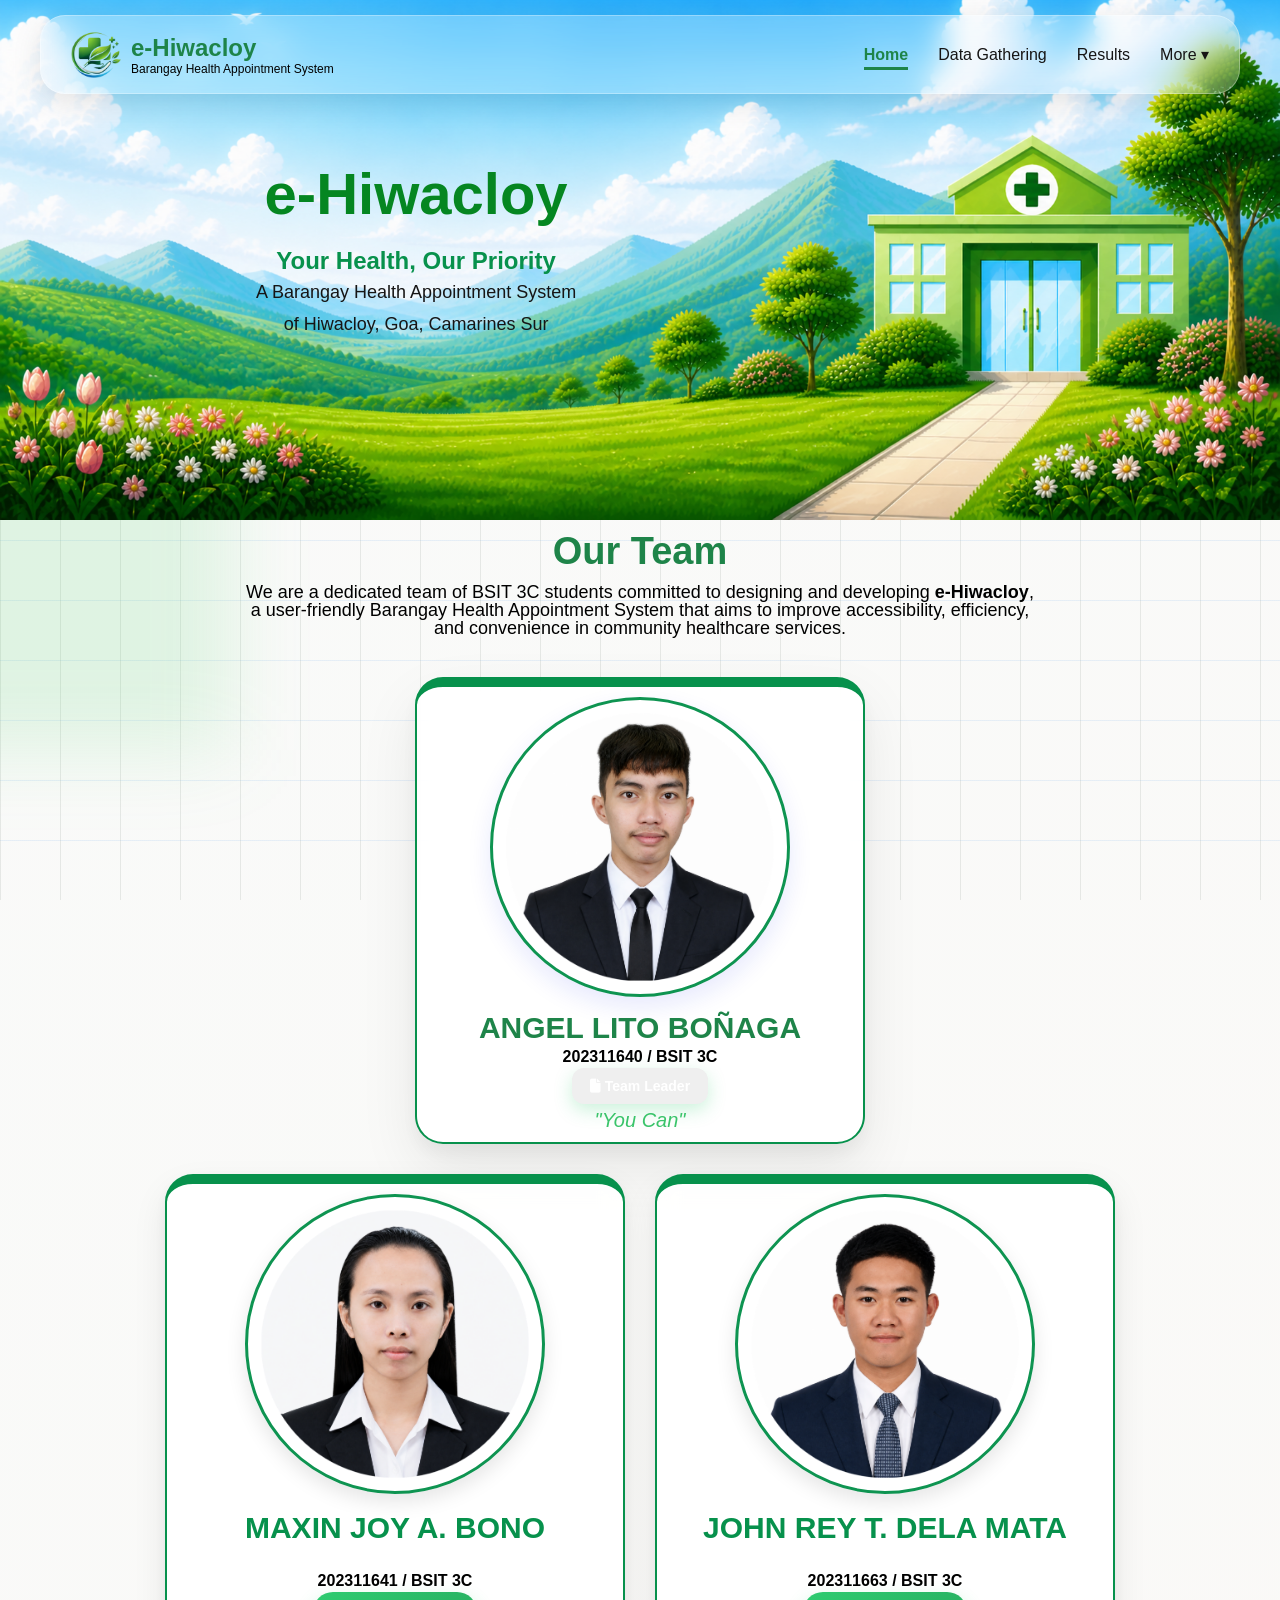
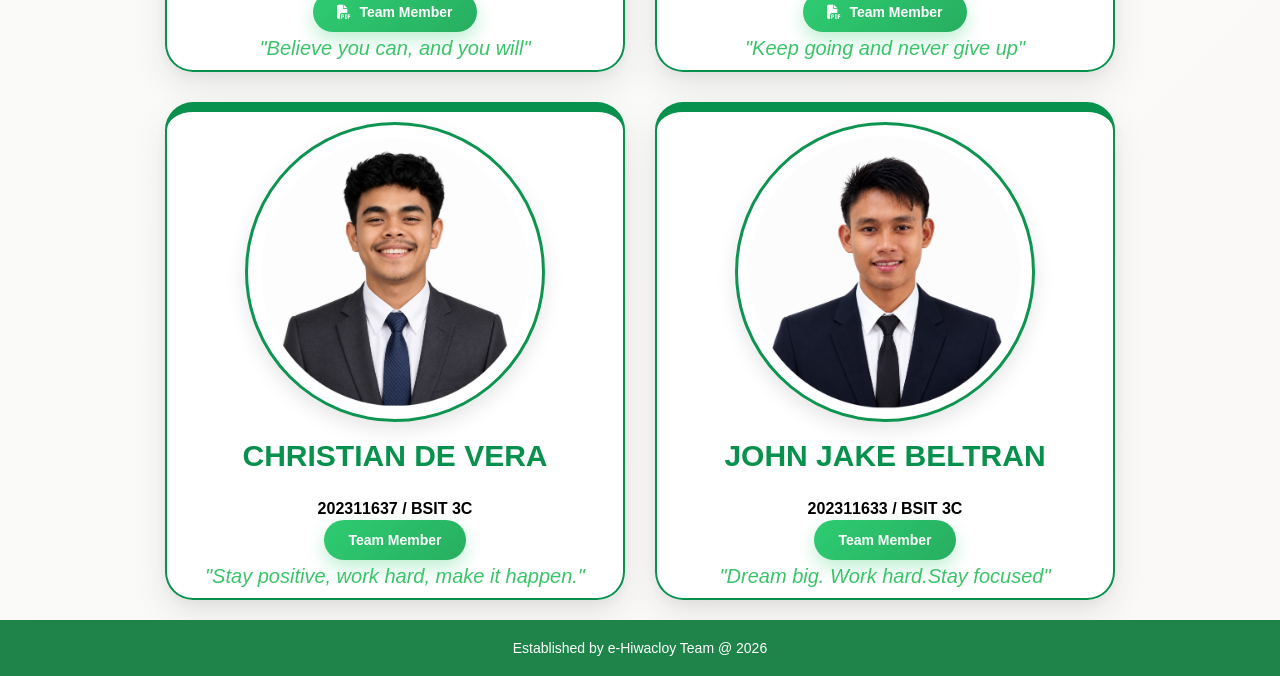
<file: index.html>
<!DOCTYPE html>
<html lang="en">
<head>
<meta charset="UTF-8">
<meta name="viewport" content="width=device-width, initial-scale=1.0">
<title>e-Hiwacloy</title>

<link rel="stylesheet" href="style.css">

<!-- Font Awesome -->
<link rel="stylesheet" href="https://cdnjs.cloudflare.com/ajax/libs/font-awesome/6.5.0/css/all.min.css">

<style>

/* =========================================================
   MODAL
========================================================= */

.modal{
    position: fixed;
    inset: 0;

    display: flex;
    align-items: center;
    justify-content: center;

    opacity: 0;
    pointer-events: none;

    transition: 0.3s ease;

    z-index: 9999;
}

.modal.show{
    opacity: 1;
    pointer-events: auto;
}


/* =========================================================
   MODAL CONTENT
========================================================= */

.modal-content{

    width: 100%;
    height: 100%;

    border-radius: 10px;

    overflow: hidden;

    transform: scale(0.92);

    transition: 0.3s ease;
}

.modal.show .modal-content{
    transform: scale(1);
}


/* =========================================================
   PDF VIEWER
========================================================= */

.modal-content iframe{

    width: 100%;
    height: 100%;
}


/* =========================================================
   IMAGE VIEWER
========================================================= */

.modal-content img{

    width: 100%;
    height: 100%;

    object-fit: contain;
}


</style>

</head>



<body>
<!-- ================= HEADER ================= -->
<header class="header">
    <div class="header-container">

        <!-- LOGO -->
        <div class="logo">
            <img src="files/logo.png">
            <div>
                <h2>e-Hiwacloy</h2>
                <p>Barangay Health Appointment System</p>
            </div>
        </div>

        <!-- NAV -->
        <nav class="nav">
            <a href="index.html" class="active">Home</a>
            <a href="gathering.html">Data Gathering</a>
            <a href="results.html">Results</a>

            <!-- DROPDOWN -->
           <div class="dropdown active-dropdown">

    More ▾

    <div class="dropdown-menu">

        <a href="reflection.html">
            Reflection
        </a>

        <a href="findings.html">
            Additional Findings
        </a>

        <a href="walkthrough.html">
            Prototype Walkthrough
        </a>

        <a href="video-demo.html">
            Video Demonstration
        </a>

    </div>

</header>


<!-- ================= HERO ================= -->
<section class="hero">
    <div class="hero-container">
        <div class="hero-text">
            <h1>e-Hiwacloy</h1>
            <h2>Your Health, Our Priority</h2>
            <p>
                A Barangay Health Appointment System <br>
                of Hiwacloy, Goa, Camarines Sur
            </p>
        </div>
    </div>
</section>



<!-- ================= TEAM ================= -->
<section class="team">

    <div class="team-container">

        <h2>Our Team</h2>

        <p class="team-desc">
    We are a dedicated team of BSIT 3C students committed to designing and developing 
<strong>e-Hiwacloy</strong>, a user-friendly Barangay Health Appointment System that aims 
to improve accessibility, efficiency, and convenience in community healthcare services. 
        </p>

        <!-- LEADER -->
        <div class="leader-wrapper">
            <div class="leader-card">
                <img src="profiles/bonaga.png">
                <h3>ANGEL LITO BOÑAGA</h3>
                <p> <strong>202311640 / BSIT 3C</strong> </p>

                <button class="btn" onclick="openModal('Angel Lito Boñaga - All Contributions.pdf','pdf')">
                <i class="fa fa-file"></i> Team Leader
            </button>
                <em>"You Can"</em>
            </div>
        </div>

        <!-- MEMBERS -->
        <div class="members">

            <div class="card">
                <img src="profiles/bono.png">
                <h3>MAXIN JOY A. BONO</h3>
                <p> <strong>202311641 / BSIT 3C</strong> </p>
                <button class="role-btn"
                    onclick="openModal('Maxin Joy Artista Bono - All Contribution.pdf','pdf')">

                    <i class="fa fa-file-pdf"></i>
                    Team Member

                </button>
                <em>"Believe you can, and you will"</em>
            </div>

            <div class="card">
                <img src="profiles/delamata.png">
                <h3>JOHN REY T. DELA MATA</h3>
                <p> <strong>202311663 / BSIT 3C</strong> </p>
                <button class="role-btn"
                    onclick="openModal('John Rey Tarroza De La Mata - All Contributions.pdf','pdf')">

                    <i class="fa fa-file-pdf"></i>
                    Team Member

                </button>
                <em>"Keep going and never give up"</em>
            </div>

            <div class="card">
                <img src="profiles/devera.png">
                <h3>CHRISTIAN DE VERA</h3>
                <p> <strong>202311637 / BSIT 3C</strong> </p>
                <button class="role-btn"

                    <i class="fa fa-file-pdf"></i>
                    Team Member

                </button>
                <em>"Stay positive, work hard, make it happen."</em>
            </div>

            <div class="card">
                <img src="profiles/beltran.png">
                <h3>JOHN JAKE BELTRAN</h3>
                <p> <strong>202311633 / BSIT 3C</strong> </p>
                <button class="role-btn",

                    <i class="fa fa-file-pdf"></i>
                    Team Member

                </button>
                <em>"Dream big. Work hard.Stay focused"</em>
            </div>

        </div>

    </div>

</section>



<!-- ================= MODAL ================= -->
<div class="modal" id="modalViewer">
    <div class="modal-content" id="modalContent"></div>
</div>


<!-- ================= FOOTER ================= -->
<footer>
        Established by e-Hiwacloy Team @ 2026
</footer>


<script>

function openModal(file, type) {

    const modal =
    document.getElementById("modalViewer");

    const content =
    document.getElementById("modalContent");

    /* CLEAR OLD CONTENT */
    content.innerHTML = "";

    /* IMAGE */
    if(type === "image"){

        content.innerHTML = `
            <img src="${file}" alt="Preview Image">
        `;
    }

    /* PDF */
    else if(type === "pdf"){

        content.innerHTML = `
            <iframe
                src="${file}#toolbar=1&navpanes=0&scrollbar=1"
                frameborder="0">
            </iframe>
        `;
    }

    /* SHOW MODAL */
    modal.classList.add("show");
}


/* CLOSE WHEN CLICKING OUTSIDE */
document
.getElementById("modalViewer")
.addEventListener("click", function(e){

    if(e.target.id === "modalViewer"){

        closeModal();

    }

});


/* CLOSE MODAL */
function closeModal(){

    const modal =
    document.getElementById("modalViewer");

    const content =
    document.getElementById("modalContent");

    modal.classList.remove("show");

    setTimeout(() => {

        content.innerHTML = "";

    }, 300);

}

</script>


</body>
</html>
</file>
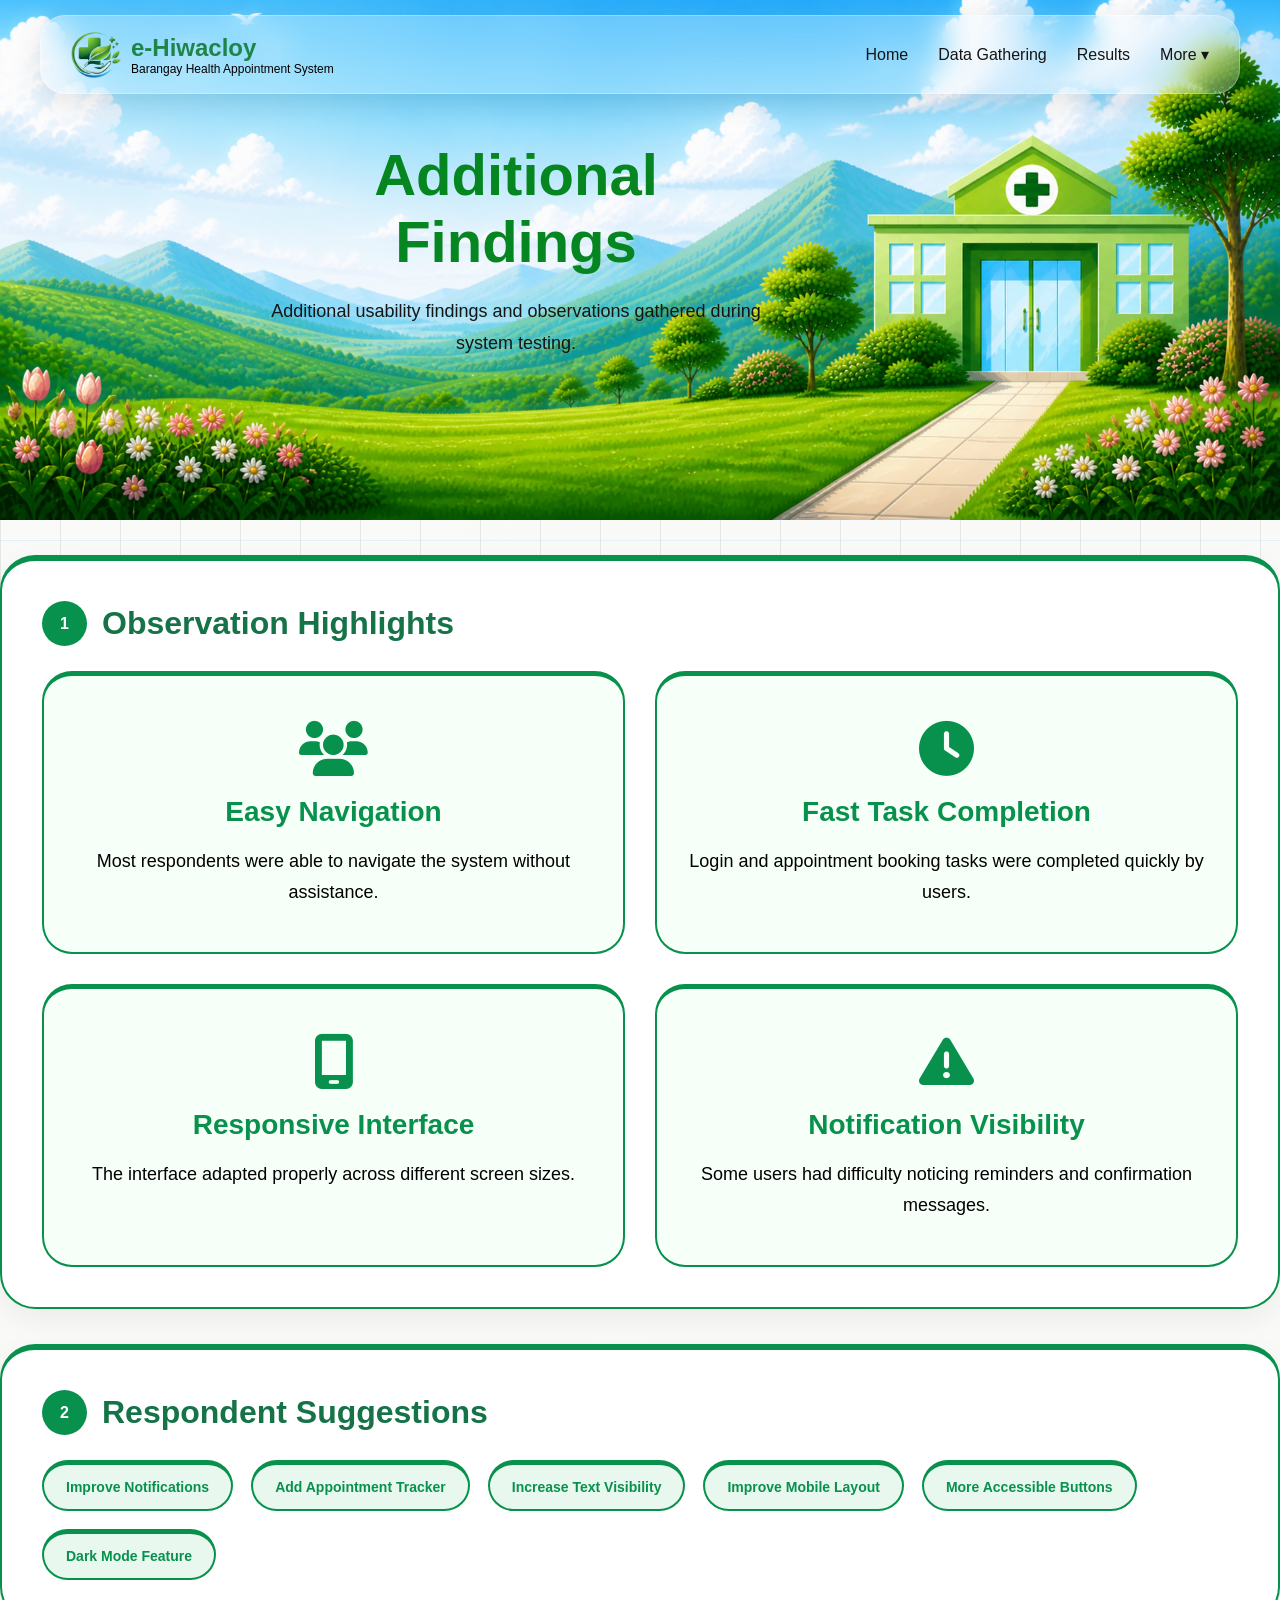
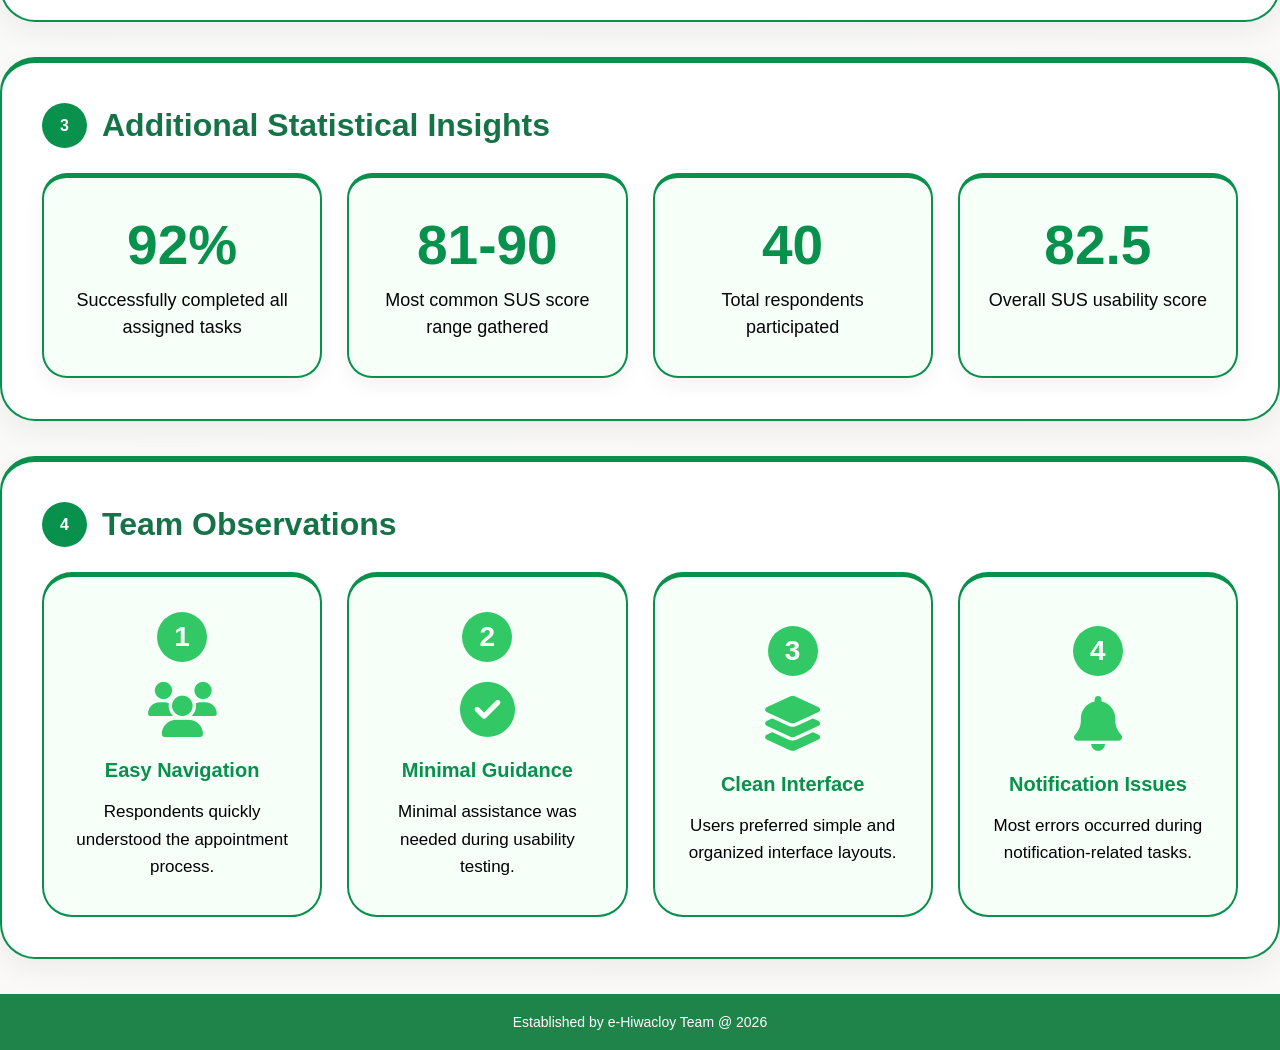
<file: findings.html>
<!DOCTYPE html>
<html lang="en">

<head>

<meta charset="UTF-8">

<meta name="viewport"
content="width=device-width, initial-scale=1.0">

<title>Additional Findings - e-Hiwacloy</title>

<link rel="stylesheet" href="style.css">

<link rel="stylesheet"
href="https://cdnjs.cloudflare.com/ajax/libs/font-awesome/6.5.0/css/all.min.css">

</head>

<body>

<!-- HEADER -->

<header class="header">

    <div class="header-container">

        <div class="logo">

            <img src="files/logo.png">

            <div>

                <h2>e-Hiwacloy</h2>

                <p>
                    Barangay Health Appointment System
                </p>

            </div>

        </div>

        <nav class="nav">

            <a href="index.html">
                Home
            </a>

            <a href="gathering.html">
                Data Gathering
            </a>

            <a href="results.html">
                Results
            </a>

            <div class="dropdown active-dropdown">

                More ▾

                <div class="dropdown-menu">

                    <a href="reflection.html">
                        Reflection
                    </a>

                    <a href="findings.html"
                    class="active">
                        Additional Findings
                    </a>

                    <a href="walkthrough.html">
                        Prototype Walkthrough
                    </a>

                    <a href="video-demo.html">
                        Video Demonstration
                    </a>

                </div>

            </div>

        </nav>

    </div>

</header>

<!-- HERO -->

<section class="hero">

    <div class="hero-container">

        <div class="hero-text">

            <h1>Additional Findings</h1>
            <p>

                Additional usability findings
                and observations gathered
                during system testing.

            </p>

        </div>

    </div>

</section>






<!-- ================================================= -->
<!-- ADDITIONAL FINDINGS -->
<!-- ================================================= -->

<div class="findings-wrapper">

<!-- ================================================= -->
<!-- 1. OBSERVATION HIGHLIGHTS -->
<!-- ================================================= -->

<section class="main-card findings-section">

    <div class="section-title">

        <span>1</span>

        <h2>Observation Highlights</h2>

    </div>

    <div class="findings-grid">

        <div class="finding-box">

            <i class="fa fa-users"></i>

            <h3>Easy Navigation</h3>

            <p>
                Most respondents were able to navigate
                the system without assistance.
            </p>

        </div>

        <div class="finding-box">

            <i class="fa fa-clock"></i>

            <h3>Fast Task Completion</h3>

            <p>
                Login and appointment booking tasks
                were completed quickly by users.
            </p>

        </div>

        <div class="finding-box">

            <i class="fa fa-mobile-screen"></i>

            <h3>Responsive Interface</h3>

            <p>
                The interface adapted properly
                across different screen sizes.
            </p>

        </div>

        <div class="finding-box">

            <i class="fa fa-triangle-exclamation"></i>

            <h3>Notification Visibility</h3>

            <p>
                Some users had difficulty noticing
                reminders and confirmation messages.
            </p>

        </div>

    </div>

</section>

<!-- ================================================= -->
<!-- 2. RESPONDENT SUGGESTIONS -->
<!-- ================================================= -->

<section class="main-card findings-section">

    <div class="section-title">

        <span>2</span>

        <h2>Respondent Suggestions</h2>

    </div>

    <div class="feedback-tags">

        <span>Improve Notifications</span>
        <span>Add Appointment Tracker</span>
        <span>Increase Text Visibility</span>
        <span>Improve Mobile Layout</span>
        <span>More Accessible Buttons</span>
        <span>Dark Mode Feature</span>
    

    </div>

</section>

<!-- ================================================= -->
<!-- 3. ADDITIONAL STATISTICAL INSIGHTS -->
<!-- ================================================= -->

<section class="main-card findings-section">

    <div class="section-title">

        <span>3</span>

        <h2>Additional Statistical Insights</h2>

    </div>

    <div class="stats-grid">

        <div class="stat-card">

            <h3>92%</h3>

            <p>
                Successfully completed all assigned tasks
            </p>

        </div>

        <div class="stat-card">

            <h3>81-90</h3>

            <p>
                Most common SUS score range gathered
            </p>

        </div>

        <div class="stat-card">

            <h3>40</h3>

            <p>
                Total respondents participated
            </p>

        </div>

        <div class="stat-card">

            <h3>82.5</h3>

            <p>
                Overall SUS usability score
            </p>

        </div>

    </div>

</section>

<section class="main-card findings-section">

    <div class="section-title">

        <span>4</span>

        <h2>Team Observations</h2>

    </div>

    <div class="issues-grid">

        <!-- 1 -->
        <div class="issue-card">

            <div class="issue-number">1</div>

            <i class="fa fa-users"></i>

            <h3>Easy Navigation</h3>

            <p>
                Respondents quickly understood
                the appointment process.
            </p>

        </div>

        <!-- 2 -->
        <div class="issue-card">

            <div class="issue-number">2</div>

            <i class="fa fa-circle-check"></i>

            <h3>Minimal Guidance</h3>

            <p>
                Minimal assistance was needed
                during usability testing.
            </p>

        </div>

        <!-- 3 -->
        <div class="issue-card">

            <div class="issue-number">3</div>

            <i class="fa fa-layer-group"></i>

            <h3>Clean Interface</h3>

            <p>
                Users preferred simple and
                organized interface layouts.
            </p>

        </div>

        <!-- 4 -->
        <div class="issue-card">

            <div class="issue-number">4</div>

            <i class="fa fa-bell"></i>

            <h3>Notification Issues</h3>

            <p>
                Most errors occurred during
                notification-related tasks.
            </p>

        </div>

    </div>

</section>

</div>


<footer>
    Established by e-Hiwacloy Team @ 2026
</footer>

</body>
</html>
</file>
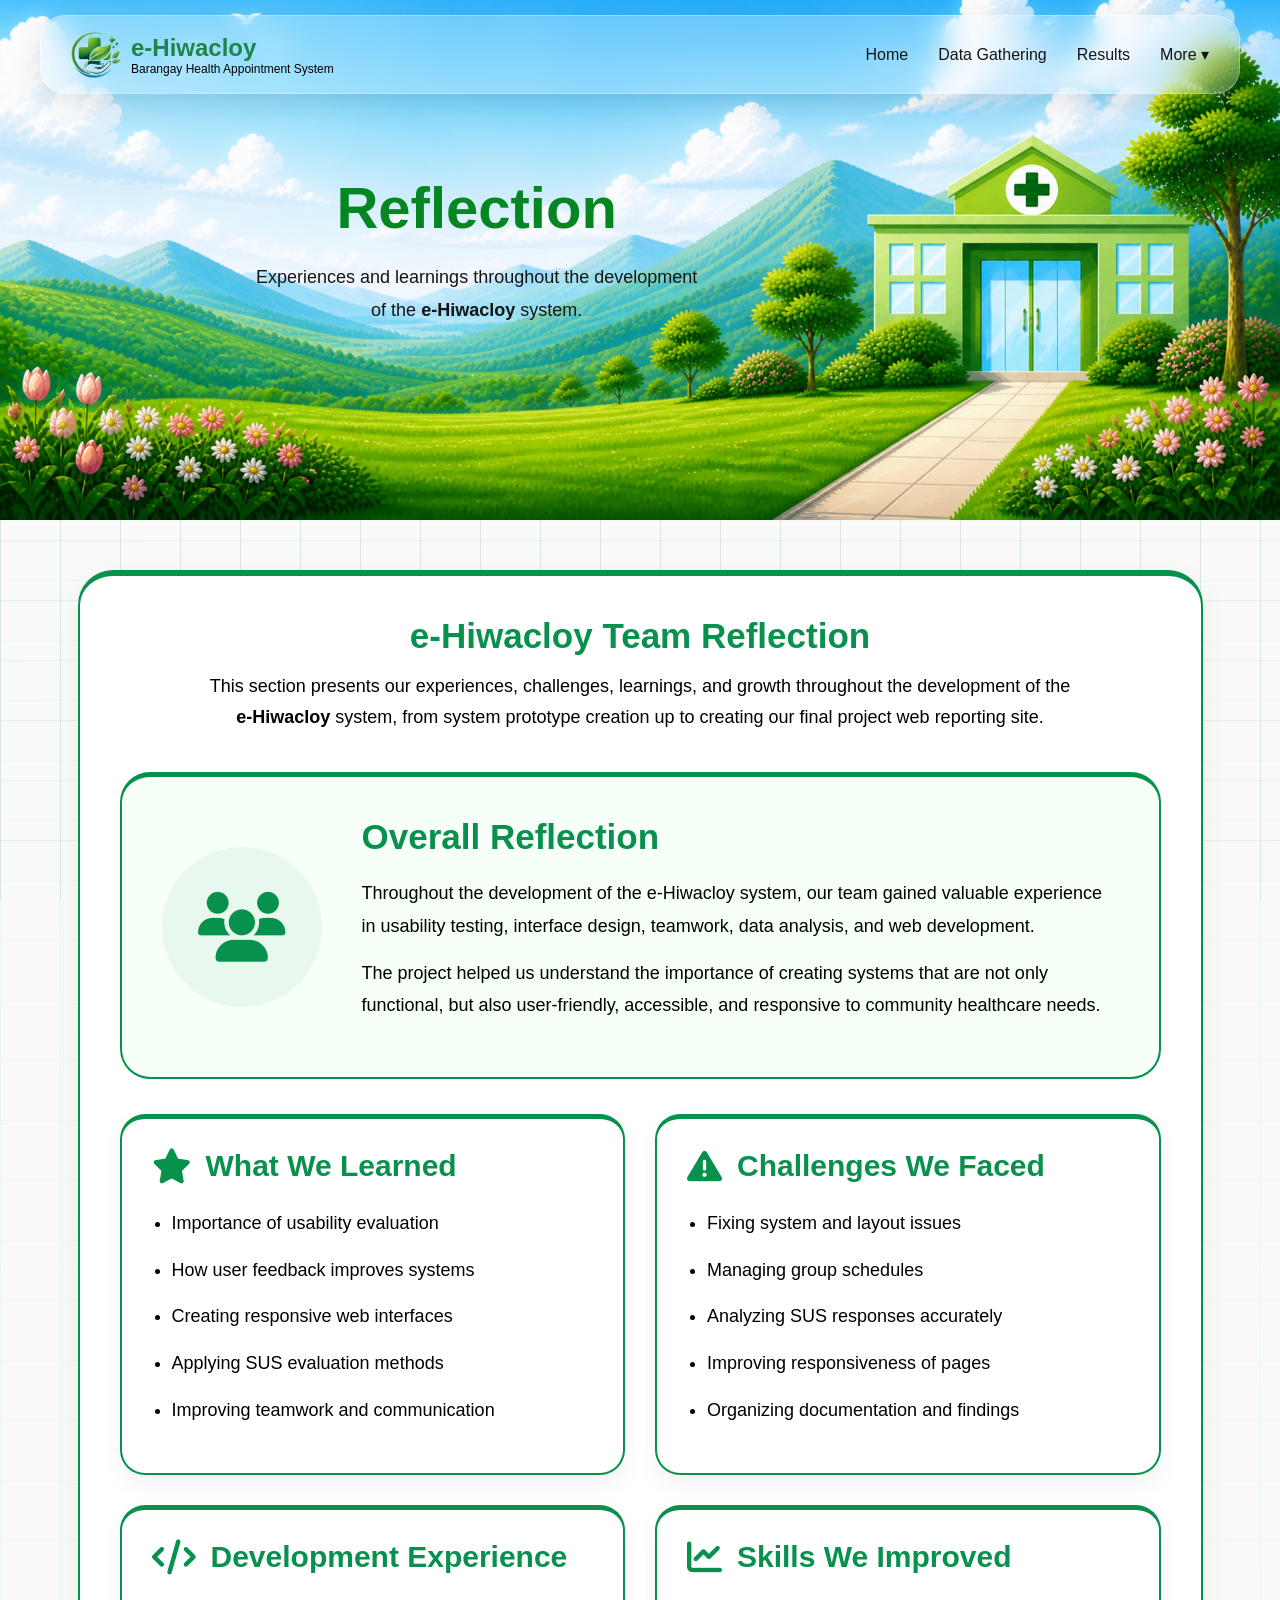
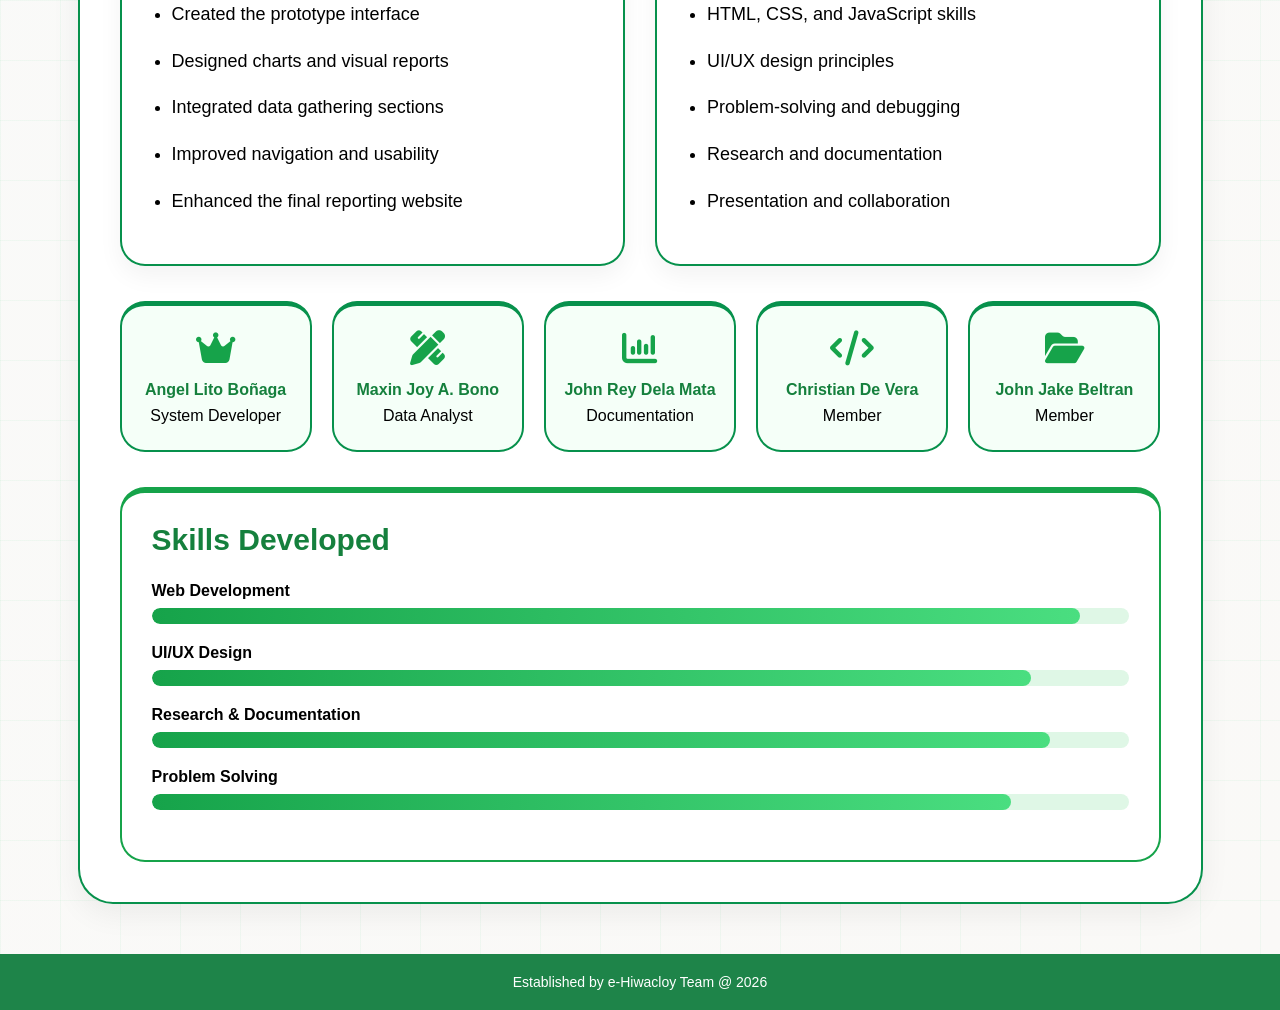
<file: reflection.html>
<!DOCTYPE html>
<html lang="en">

<head>

<meta charset="UTF-8">

<meta name="viewport"
content="width=device-width, initial-scale=1.0">

<title>Reflection - e-Hiwacloy</title>

<link rel="stylesheet" href="style.css">

<link rel="stylesheet"
href="https://cdnjs.cloudflare.com/ajax/libs/font-awesome/6.5.0/css/all.min.css">

</head>

<body>

<!-- HEADER -->

<header class="header">

    <div class="header-container">

        <div class="logo">

            <img src="files/logo.png">

            <div>

                <h2>e-Hiwacloy</h2>

                <p>
                    Barangay Health Appointment System
                </p>

            </div>

        </div>

        <nav class="nav">

            <a href="index.html">
                Home
            </a>

            <a href="gathering.html">
                Data Gathering
            </a>

            <a href="results.html">
                Results
            </a>

            <div class="dropdown active-dropdown">

                More ▾

                <div class="dropdown-menu">

                    <a href="reflection.html"
                    class="active">
                        Reflection
                    </a>

                    <a href="findings.html">
                        Additional Findings
                    </a>

                    <a href="walkthrough.html">
                        Prototype Walkthrough
                    </a>

                    <a href="video-demo.html">
                        Video Demonstration
                    </a>

                </div>

            </div>

        </nav>

    </div>

</header>

<!-- HERO -->

<section class="hero">

    <div class="hero-container">

        <div class="hero-text">

            <h1>Reflection</h1>

            <p>

                Experiences and learnings throughout the development <br>
                of the <strong>e-Hiwacloy</strong> system.

            </p>

        </div>

    </div>

</section>



<section class="results-page">

    <div class="results-container">
<!-- ================================================= -->
<!-- REFLECTION SECTION -->
<!-- ================================================= -->

<section class="main-card">

    <div class="reflection-intro">

        <h3>e-Hiwacloy Team Reflection</h3>

        <p>
            This section presents our experiences, challenges, learnings,
            and growth throughout the development of the <br> <strong>e-Hiwacloy</strong> system,
            from system prototype creation up to creating our final project web reporting site.
        </p>

    </div>

    <!-- OVERALL REFLECTION -->

    <div class="reflection-overall">

        <div class="reflection-icon">

            <i class="fa fa-users"></i>

        </div>

        <div class="reflection-text">

            <h3>Overall Reflection</h3>

            <p>
                Throughout the development of the e-Hiwacloy system,
                our team gained valuable experience in usability testing,
                interface design, teamwork, data analysis, and web development.
            </p>

            <p>
                The project helped us understand the importance of creating
                systems that are not only functional, but also user-friendly,
                accessible, and responsive to community healthcare needs.
            </p>

        </div>

    </div>

    <!-- VISUAL CARDS -->

    <div class="reflection-grid">

        <!-- LEARNINGS -->

        <div class="reflection-card">

            <div class="reflection-header">

                <i class="fa fa-star"></i>

                <h3>What We Learned</h3>

            </div>

            <ul>

                <li>Importance of usability evaluation</li>

                <li>How user feedback improves systems</li>

                <li>Creating responsive web interfaces</li>

                <li>Applying SUS evaluation methods</li>

                <li>Improving teamwork and communication</li>

            </ul>

        </div>

        <!-- CHALLENGES -->

        <div class="reflection-card">

            <div class="reflection-header">

                <i class="fa fa-triangle-exclamation"></i>

                <h3>Challenges We Faced</h3>

            </div>

            <ul>

                <li>Fixing system and layout issues</li>

                <li>Managing group schedules</li>

                <li>Analyzing SUS responses accurately</li>

                <li>Improving responsiveness of pages</li>

                <li>Organizing documentation and findings</li>

            </ul>

        </div>

        <!-- DEVELOPMENT -->

        <div class="reflection-card">

            <div class="reflection-header">

                <i class="fa fa-code"></i>

                <h3>Development Experience</h3>

            </div>

            <ul>

                <li>Created the prototype interface</li>

                <li>Designed charts and visual reports</li>

                <li>Integrated data gathering sections</li>

                <li>Improved navigation and usability</li>

                <li>Enhanced the final reporting website</li>

            </ul>

        </div>

        <!-- PERSONAL GROWTH -->

        <div class="reflection-card">

            <div class="reflection-header">

                <i class="fa fa-chart-line"></i>

                <h3>Skills We Improved</h3>

            </div>

            <ul>

                <li>HTML, CSS, and JavaScript skills</li>

                <li>UI/UX design principles</li>

                <li>Problem-solving and debugging</li>

                <li>Research and documentation</li>

                <li>Presentation and collaboration</li>

            </ul>

        </div>

    </div>



    <div class="team-reflection-grid">

    <div class="member-box">
        <i class="fa fa-crown"></i>
        <h4>Angel Lito Boñaga</h4>
        <p>System Developer</p>
    </div>

    <div class="member-box">
        <i class="fa fa-pen-ruler"></i>
        <h4>Maxin Joy A. Bono</h4>
        <p>Data Analyst</p>
    </div>

    <div class="member-box">
        <i class="fa fa-chart-column"></i>
        <h4>John Rey Dela Mata</h4>
        <p>Documentation</p>
    </div>

    <div class="member-box">
        <i class="fa fa-code"></i>
        <h4>Christian De Vera</h4>
        <p>Member</p>
    </div>

    <div class="member-box">
        <i class="fa fa-folder-open"></i>
        <h4>John Jake Beltran</h4>
        <p>Member</p>
    </div>

</div>



<div class="skills-section">

    <h3>Skills Developed</h3>

    <div class="skill">

        <span>Web Development</span>

        <div class="skill-bar">
            <div class="skill-fill" style="width:95%"></div>
        </div>

    </div>

    <div class="skill">

        <span>UI/UX Design</span>

        <div class="skill-bar">
            <div class="skill-fill" style="width:90%"></div>
        </div>

    </div>

    <div class="skill">

        <span>Research & Documentation</span>

        <div class="skill-bar">
            <div class="skill-fill" style="width:92%"></div>
        </div>

    </div>

    <div class="skill">

        <span>Problem Solving</span>

        <div class="skill-bar">
            <div class="skill-fill" style="width:88%"></div>
        </div>

    </div>

</div>

</section> <!-- END MAIN CARD -->

</div> <!-- END RESULTS CONTAINER -->

</section> <!-- END RESULTS PAGE -->


<!-- ================= FOOTER ================= -->
<footer>
    Established by e-Hiwacloy Team @ 2026
</footer>

</body>
</html>
</file>
<file: style.css>
/* ================= ROOT COLORS ================= */
:root {
    --dark-green: #1e8449;
    --primary-green: #2ecc71;
    --light-green: #f8fcfa;
    --text-black: #0a0a0a;
}

/* ================= GLOBAL ================= */
* {
    margin: 0;
    padding: 0;
    box-sizing: border-box;
    font-family: Arial, sans-serif;
}



body {
    background: linear-gradient(135deg, #f9faf9, #faf9f7);
    min-height: 100vh;

}

body::before {
    content: "";
    position: fixed;
    width: 100%;
    height: 100%;

    background-image: linear-gradient(
        rgba(3, 107, 224, 0.08) 1px,
        transparent 1px
    ),
    linear-gradient(
        90deg,
        rgba(1, 26, 11, 0.08) 1px,
        transparent 1px
    );

    background-size: 60px 60px;

    z-index: -1;
}


/* ================= HEADER ================= */
.header {
    position: fixed;
    top: 0;
    width: 100%;
    z-index: 1000;
    padding: 15px 20px;
}

/* GLASS EFFECT */
.header-container {
    max-width: 1200px;
    margin: auto;

    display: flex;
    justify-content: space-between;
    align-items: center;

    padding: 15px 30px;
    border-radius: 25px;

    background: rgba(255, 255, 255, 0.25);
    backdrop-filter: blur(15px);
    -webkit-backdrop-filter: blur(15px);

    border: 1px solid rgba(255,255,255,0.3);
    box-shadow: 0 8px 30px rgba(0,0,0,0.1);
}

/* LOGO */
.logo {
    display: flex;
    align-items: center;
    gap: 10px;
}

.logo img {
    width: 50px;
}

.logo h2 {
    color: var(--dark-green);
    font-weight: bold;
}

.logo p {
    font-size: 12px;
    color: var(--text-gray);
}

/* ================= NAV ================= */
.nav {
    display: flex;
    align-items: center;
    gap: 30px;
}

.nav a,
.dropdown {
    position: relative;
    cursor: pointer;
    text-decoration: none;
    color: #161515;
    font-weight: 500;
    transition: 0.3s;
}

/* HOVER EFFECT */
.nav a:hover,
.dropdown:hover {
    color: var(--dark-green);
}

/* ACTIVE LINK */
.nav a.active {
    color: var(--dark-green);
    font-weight: bold;
}

/* UNDERLINE ANIMATION */
.nav a::after {
    content: "";
    position: absolute;
    width: 0%;
    height: 3px;
    background: var(--dark-green);
    left: 0;
    bottom: -6px;
    transition: 0.3s;
}

.nav a:hover::after,
.nav a.active::after {
    width: 100%;
}

/* ================= DROPDOWN ================= */
.dropdown {
    position: relative;
}

/* MENU */
.dropdown-menu {
    position: absolute;
    top: 35px;
    right: 0;

    background: white;
    border-radius: 12px;

    display: none;
    flex-direction: column;

    min-width: 200px;
    padding: 8px 0;

    box-shadow: 0 10px 25px rgba(0,0,0,0.1);
}

/* ITEMS */
.dropdown-menu a {
    padding: 10px 20px;
    color: #0f0e0e;
    text-decoration: none;
}

.dropdown-menu a:hover {
    background: var(--light-green);
    color: var(--dark-green);
}

/* SHOW DROPDOWN */
.dropdown {
    position: relative;
}

.dropdown-menu {
    display: none;
    position: absolute;
    top: 100%;
    right: 0;
}

/* KEEP OPEN when hovering BOTH */
.dropdown:hover .dropdown-menu,
.dropdown-menu:hover {
    display: flex;
}

/* SEARCH ICON */
.search-icon {
    font-size: 16px;
    cursor: pointer;
    transition: 0.3s;
}

.search-icon:hover {
    color: var(--dark-green);
}


/* ================= HERO ================= */
.hero {
    width: 100%;
    height: 520px;

    background-image: url('files/bg0.png');
    background-repeat: no-repeat;
    background-size: cover;

    background-position: bottom center;

    display: flex;
    justify-content: flex-start;
    align-items: center;

    padding-left: 20%;
    padding-right: 20px;
}

/* ================= HERO TEXT ================= */
.hero-text {
    max-width: 520px;

    display: flex;
    flex-direction: column;

    /* 🔥 KEY FIX */
    align-items: center;
    text-align: center;

    padding: 0;
    margin-top: -20px; /* small adjustment only */
}

/* TITLE */
.hero-text h1 {
    font-size: 64px;
    font-weight: 700;
    color: rgb(7, 145, 76);

    margin-bottom: 0px;
}

/* SUBTITLE */
.hero-text h2 {
    font-size: 24px;
    color: rgb(7, 145, 76);

    margin-bottom: 1px;
}

/* DESCRIPTION */
.hero-text p {
    font-size: 16px;
    color: var(--text-gray);

    max-width: 480px;
    line-height: 1.4;
}

/* ================= TEAM (PREMIUM UI FINAL) ================= */
.team {
    position: relative;
    padding: 10px 10px 20px;
    text-align: center;

    background: linear-gradient(
        180deg,
        #f4fbf7 0%,
        #e8f6ef 40%,
        #ffffff 100%
    );

    overflow: hidden;
}

/* SOFT BACKGROUND BLOBS */

.team::before {
    content: "";
    position: absolute;
    width: 350px;
    height: 350px;
    background: rgba(74, 206, 103, 0.15);
    top: -120px;
    left: -120px;
    filter: blur(40px);
    z-index: 0;
}

.hero::after {
    display: none;
}
/* CONTENT ABOVE BACKGROUND */
.team * {
    position: relative;
    z-index: 1;
}

.team {
    background: transparent;
}

/* TITLE */
.team h2 {
    font-size: 38px;
    color: var(--dark-green);
    margin-bottom: 10px;
    font-weight: 700;
}

/* DESCRIPTION */
.team-desc {
    margin: 5px auto 40px;
    max-width: 800px;
    color: var(--text-gray);
    line-height: 1.0;
    font-size: 18px;
}


/* ================= LEADER CARD (FEATURED) ================= */
.leader-card {
    position: relative;

    background: rgba(255,255,255,0.9);
    backdrop-filter: blur(12px);

    padding: 10px 10px;
    border: 2px solid rgb(7, 145, 76);
    border-top: 10px solid rgb(7, 145, 76);
    border-radius: 28px;

    width: 450px;
    margin: auto;

    box-shadow:
        0 25px 60px rgba(0,0,0,0.08),
        0 10px 20px rgba(0,0,0,0.05);

    transition: all 0.3s ease;
}

.leader-card:hover {
    transform: translateY(-10px) scale(1.02);
}

/* LEADER IMAGE */
.leader-card img {
    width: 300px;
    height: 300px;
    object-fit: cover;

    border-radius: 50%;
    border: 3px solid rgb(14, 148, 81);

    box-shadow: 0 10px 25px rgba(16, 37, 233, 0.1);

    margin-bottom: 10px;
}

/* LEADER NAME */
.leader-card h3 {
    color: var(--dark-green);
    font-size: 30px;
    margin-bottom: 3px;
}

/* DETAILS */
.leader-card p {
    color: var(--text-gray);
    margin-bottom: 2px;
}

/* ================= MEMBERS GRID ================= */
.members {
    display: grid;
    grid-template-columns: repeat(2, 1fr);
    gap: 30px;

    max-width: 950px;
    margin: 30px auto 0;
}

/* ================= MEMBER CARD ================= */
.card {

    background: rgba(255,255,255,0.9);

    backdrop-filter: blur(12px);

    padding: 10px 10px;
    border: 2px solid rgb(7, 145, 76);
    border-top: 10px solid rgb(7, 145, 76);
    border-radius: 28px;

    box-shadow:
        0 15px 35px rgba(0,0,0,0.08),
        0 5px 15px rgba(0,0,0,0.05);

    transition: all 0.3s ease;
}

/* HOVER EFFECT */
.card:hover {
    transform: translateY(-8px) scale(1.03);
}

/* MEMBER IMAGE */
.card img {
    width: 300px;
    height: 300px;
    object-fit: cover;

    border-radius: 100%;
    border: 3px solid rgb(14, 148, 81);

    box-shadow: 0 8px 20px rgba(0,0,0,0.1);

    margin-bottom: 10px;
}

/* NAME */
.card h3 {
    color: var(--dark-green);
    font-size: 30px;
    margin-bottom: 3px;
}

/* DETAILS */
.card p {
    color: var(--text-gray);
    margin-bottom: 2px;
}

/* ================= BADGE ================= */
.badge {
    display: inline-block;

    margin: 12px 0;
    padding: 7px 18px;

    background: linear-gradient(
        to right,
        #27ae60,
        #2ecc71
    );

    color: white;
    border: 2px solid rgb(7, 145, 76);
    border-top: 10px solid rgb(7, 145, 76);
    border-radius: 25px;

    font-size: 12px;
    font-weight: 500;

    box-shadow: 0 4px 10px rgba(46,204,113,0.3);
}

/* QUOTE */
.card em,
.leader-card em {
    font-size: 20px;
    color: #3ac46a;
    display: block;
    margin-top: 5px;
}



/* ================= ROLE BUTTON ================= */

.role-btn{

    background: linear-gradient(
        135deg,
        #2ecc71,
        #27ae60
    );

    color: white;

    border: none;

    padding: 12px 24px;

    border-radius: 50px;

    font-size: 14px;
    font-weight: 600;

    cursor: pointer;

    display: inline-flex;
    align-items: center;
    gap: 8px;

    box-shadow:
    0 8px 18px rgba(46,204,113,0.3);

    transition: 0.3s ease;
}

.role-btn:hover{

    transform: translateY(-3px);

    box-shadow:
    0 12px 22px rgba(46,204,113,0.4);

}

/* ================= MODAL ================= */

.modal{

    position: fixed;
    inset: 0;


    display: flex;
    justify-content: center;
    align-items: center;

    opacity: 0;
    pointer-events: none;

    transition: 0.3s ease;

    z-index: 9999;
}

.modal.show{

    opacity: 1;
    pointer-events: auto;
}

.modal-content{

    width: 100%;
    max-width: 100%;

    height: 100%;

    border-radius: 10px;

    overflow: hidden;

    padding: 1px;
}

.modal-content iframe{

    width: 100%;
    height: 100%;

    border-radius: 10px;
}

/* ================= RESPONSIVE ================= */
@media (max-width: 768px) {
    .members {
        grid-template-columns: 1fr;
    }

    .leader-card {
        width: 100%;
    }
}


.modal-image{

    width: 100%;
    height: auto;

    border-radius: 10px;

    object-fit: contain;
}











/* =========================================================
   DATA GATHERING PAGE
========================================================= */

.data-section{
    position: relative;
    padding: 130px 15px 15px;

    background: transparent;
    margin-top: -90px;
}

/* =========================================================
   MAIN CONTAINER
========================================================= */

.data-container{
    position: relative;
    z-index: 2;

    max-width: 1100px;
    margin: auto;

    display: grid;
    grid-template-columns: repeat(2,1fr);
    gap: 25px;
}

/* =========================================================
   MAIN CARD
========================================================= */

.data-card{
    background: rgba(255,255,255,0.90);
    backdrop-filter: blur(12px);

    padding: 30px;
    border: 2px solid rgb(7, 145, 76);
    border-top: 10px solid rgb(7, 145, 76);
    border-radius: 28px;

    box-shadow:
    5px 10px 30px rgba(0,0,0,0.0);

    display: flex;
    flex-direction: column;
    gap: 18px;

    transition: 0.3s ease;
}

.data-card:hover{
    transform: translateY(-5px);

    box-shadow:
    0 18px 40px rgba(0,0,0,0.08);
}

/* WIDE CARD */

.data-card.wide{
    grid-column: span 2;
}

/* =========================================================
   CARD HEADER
========================================================= */

.card-header{
    display: flex;
    align-items: center;
    gap: 14px;
}

.number{
    width: 42px;
    height: 42px;

    border-radius: 50%;

    background: rgb(7, 145, 76);
    color: white;

    display: flex;
    align-items: center;
    justify-content: center;

    font-weight: bold;
    font-size: 15px;
}

.data-card h3{
    font-size: 30px;
    color: rgb(7, 145, 76);
    font-weight: 700;
}

.data-card p{
    color: #080808;
    line-height: 1.7;
}

/* =========================================================
   BUTTONS
========================================================= */

.btn,
.mini-btn{
    background: linear-gradient(to right,rgb(7, 145, 76));

    color: white;

    border: none;
    border-radius: 12px;

    padding: 10px 18px;

    width: fit-content;

    cursor: pointer;

    font-size: 14px;
    font-weight: 600;

    transition: 0.3s ease;

    box-shadow:
    0 6px 18px rgba(46,204,113,0.25);
}

.btn:hover,
.mini-btn:hover{
    transform: translateY(-2px);
}

/* =========================================================
   VISUALIZATION DASHBOARD
========================================================= */

.dashboard-desc{
    color: #080808;
    line-height: 1.7;
    margin-bottom: 1px;
}

/* =========================================================
   STATS GRID
========================================================= */

.stats-grid{
    display: grid;
    grid-template-columns: repeat(4,1fr);
    gap: 20px;

    margin-bottom: 1px;
}

.stat-card{
    background: rgba(255,255,255,0.90);

    border-radius: 28px;
    border: 2px solid rgb(7, 145, 76);
    border-top: 5px solid rgb(7, 145, 76);

    padding: 30px 30px;

    text-align: center;

    box-shadow:
    0 8px 20px rgba(0,0,0,0.05);

    transition: 0.3s ease;
}

.stat-card:hover{
    transform: translateY(-5px);

    box-shadow:
    0 15px 35px rgba(0,0,0,0.08);
}

.stat-card i{
    font-size: 28px;
    color: rgb(7, 145, 76);
    margin-bottom: 1px;
}

.stat-card h2{
    font-size: 38px;
    color: rgb(7, 145, 76);
    margin-bottom: 1px;
}

.stat-card p{
    color: #050505;
    font-size: 14px;
}

/* =========================================================
   CHART GRID
========================================================= */

.chart-grid{
    display: grid;
    grid-template-columns: 1fr 1fr;
    gap: 25px;

    margin-bottom: 1px;
}

.chart-card{
    background: white;

    border-radius: 25px;
    border: 2px solid rgb(7, 145, 76);
    border-top: 5px solid rgb(7, 145, 76);

    padding: 30px;

    box-shadow:
    0 10px 25px rgba(0,0,0,0.05);

    transition: 0.3s ease;
}

.chart-card:hover{
    transform: translateY(-5px);

    box-shadow:
    0 15px 35px rgba(0,0,0,0.08);
}

.chart-card h4{
    text-align: center;
    color: rgb(7, 145, 76);

    margin-bottom: 10px;

    font-size: 24px;
}


.chart-card canvas{
    max-height: 300px;
}

/* =========================================================
   SLOVIN FORMULA
========================================================= */

.slovin-card{
    display: grid;
    grid-template-columns: 2fr 1fr;
    gap: 25px;

    background: white;

    border-radius: 28px;
    border: 2px solid rgb(7, 145, 76);
    border-top: 5px solid rgb(7, 145, 76);

    padding: 30px;

    box-shadow:
    0 10px 25px rgba(0,0,0,0.05);

    transition: 0.3s ease;
}

.slovin-card:hover{
    transform: translateY(-5px);

    box-shadow:
    0 18px 40px rgba(0,0,0,0.08);
}

/* LEFT */

.slovin-left h3{
    color: rgb(7, 145, 76);
    font-size: 24px;
    margin-bottom: 20px;
}

.formula{
    background: #e8f8ee;

    border-radius: 20px;

    padding: 28px;

    text-align: center;

    font-size: 50px;
    font-weight: bold;

    color: rgb(7, 145, 76);

    margin-bottom: 5px;

    transition: 0.3s ease;
}

.formula:hover{
    transform: scale(1.01);
}

.formula-details{
    display: flex;
    gap: 20px;
}

.formula-details div{
    flex: 1;

    background: #f5fff8;

    border-radius: 18px;

    padding: 20px;

    text-align: center;

    transition: 0.3s ease;
}

.formula-details div:hover{
    transform: translateY(-4px);

    box-shadow:
    0 10px 25px rgba(0,0,0,0.05);
}

.formula-details strong{
    font-size: 30px;
    color: rgb(7, 145, 76);
}

.formula-details p{
    margin-top: 10px;
    color: #080808;
    font-size: 14px;
}

/* RIGHT */

.slovin-right{
    display: flex;
    align-items: center;
    justify-content: center;
}

.sample-result{
    width: 100%;
    height: 100%;

    background:
    linear-gradient(to bottom right,#27ae60,#2ecc71);

    border-radius: 25px;

    color: white;

    display: flex;
    flex-direction: column;
    align-items: center;
    justify-content: center;

    box-shadow:
    0 15px 30px rgba(46,204,113,0.30);

    transition: 0.3s ease;
}

.sample-result:hover{
    transform: scale(1.02);
}

.sample-result h1{
    font-size: 85px;
    margin-bottom: 5px;
}

.sample-result p{
    font-size: 16px;
    color: #f5f0f0;
    
}


/* =========================================================
   VIEW COMPUTATION BUTTON
========================================================= */

.view-btn{

    margin-top: 5px;

    padding: 10px 18px;

     border: 2px solid #f9f9fb;
    border-radius: 12px;

    background: white;

    color:  rgb(7, 145, 76);

    font-weight: bold;

    cursor: pointer;

    transition: 0.3s ease;
}

.view-btn:hover{

    background: #f5fff8;
    transform: scale(1.05);
}

/* COMPUTATION POPUP */

.computation-box{

    position: absolute;

    bottom: -10px;

    right: 105%;

    width: 300px;

    background: white;

    padding: 20px;
    border: 2px solid rgb(7, 145, 76);
    border-radius: 18px;

    box-shadow:
    0 15px 35px rgba(0,0,0,0.15);

    opacity: 0;

    visibility: hidden;

    transform: translateY(10px);

    transition: 0.3s ease;

    text-align: left;

    z-index: 10;
}

.computation-box h4{

    color: rgb(7, 145, 76);

    margin-bottom: 5px;
}

.computation-box p{

    color: #111;

    margin: 6px 0;

    font-size: 14px;
}

/* SHOW POPUP ON HOVER */

.sample-result{

    position: relative;
}

/* SHOW POPUP ONLY WHEN BUTTON IS HOVERED */

.view-btn:hover + .computation-box{

    opacity: 1;

    visibility: visible;

    transform: translateY(0);
}


/* =========================================================
   SURVEY INSTRUMENTS
========================================================= */

.instrument-grid{
    display: grid;
    grid-template-columns: repeat(3,1fr);
    gap: 20px;
}

.instrument-card,
.mini-card{
    background: rgba(255,255,255,0.85);

    border-radius: 28px;
    border: 2px solid rgb(7, 145, 76);
    border-top: 5px solid rgb(7, 145, 76);

    padding: 25px;

    text-align: center;

    box-shadow:
    0 8px 20px rgba(0,0,0,0.05);

    transition: 0.3s ease;
}

.instrument-card:hover,
.mini-card:hover{
    transform: translateY(-5px);

    box-shadow:
    0 15px 35px rgba(0,0,0,0.08);
}

.instrument-card{
    display: flex;
    flex-direction: column;
    justify-content: space-between;

    min-height: 230px;
}

.instrument-card i,
.mini-card i{
    font-size: 30px;
    color: rgb(7, 145, 76);

    margin-bottom: 15px;
}

.instrument-card h4,
.mini-card h4{
    color: rgb(7, 145, 76);
    margin-bottom: 10px;
}

.instrument-card p,
.mini-card p{
    color: #080808;
    line-height: 1.6;
    font-size: 14px;
}

.instrument-card .btn{
    margin: auto auto 0;
}

/* =========================================================
   DOCUMENTATION
========================================================= */

.doc-grid{
    display: grid;
    grid-template-columns: repeat(3,1fr);
    gap: 18px;
}

.doc-item{
    background: white;

    border-radius: 28px;
    border: 2px solid rgb(7, 145, 76);
    border-top: 5px solid rgb(7, 145, 76);

    overflow: hidden;

    text-align: center;

    box-shadow:
    0 8px 20px rgba(0,0,0,0.05);

    transition: 0.3s ease;
}

.doc-item:hover{
    transform: scale(1.03);

    box-shadow:
    0 15px 35px rgba(0,0,0,0.08);
}

.doc-item img{
    width: 100%;
    height: 160px;
    object-fit: cover;
}

.doc-item p{
    padding: 15px;
    color: #0c0c0c;
    font-weight: 500;
}

/* =========================================================
   MODAL
========================================================= */

.modal{
    position: fixed;
    inset: 0;

    background: rgba(0,0,0,0.65);

    display: flex;
    align-items: center;
    justify-content: center;

    opacity: 0;
    pointer-events: none;

    transition: 0.3s ease;

    z-index: 9999;
}

.modal.show{
    opacity: 1;
    pointer-events: auto;
}

.modal-content{
    background: white;

    border-radius: 25px;

    padding: 20px;

    width: 90%;
    max-width: 1200px;

    max-height: 90vh;

    overflow: auto;

    display: flex;
    justify-content: center;
    align-items: center;
}

.modal-content img{
    width: 100%;
    height: auto;

    border-radius: 18px;

    object-fit: contain;
}

/* =========================================================
   RESPONSIVE
========================================================= */

@media(max-width:1100px){

    .stats-grid{
        grid-template-columns: 1fr 1fr;
    }

    .chart-grid{
        grid-template-columns: 1fr;
    }

    .slovin-card{
        grid-template-columns: 1fr;
    }
}

@media(max-width:768px){

    .data-container,
    .instrument-grid,
    .doc-grid,
    .stats-grid{
        grid-template-columns: 1fr;
    }

    .data-card.wide{
        grid-column: span 1;
    }

    .formula-details{
        flex-direction: column;
    }

    .chart-grid{
        grid-template-columns: 1fr;
    }

    .data-card h3{
        font-size: 24px;
    }

    .formula{
        font-size: 34px;
    }

    .sample-result h1{
        font-size: 60px;
    }
}













/* ================= RESULTS PAGE ================= */


.results-page {

    position: relative;

    padding: 15px 15px 15px;

    background: transparent;

    margin-top: 0;
}

/* SOFT GRID BACKGROUND */
.results-page::before {
    content: "";
    position: absolute;
    inset: 0;

    background-image:
        linear-gradient(rgba(46,204,113,0.05) 1px, transparent 1px),
        linear-gradient(90deg, rgba(46,204,113,0.05) 1px, transparent 1px);

    background-size: 60px 60px;
    z-index: 0;
}

/* MAIN CONTAINER */
.results-container {
    width: 90%;
    max-width: 1300px;
    margin: auto;

    position: relative;
    z-index: 2;
}

/* MAIN SECTION CARD */
.main-card{

    background:white;

    border-radius:30px;

    border: 4px solid rgb(7, 145, 76);

    border-top: 10px solid rgb(7, 145, 76);

    padding:30px;

    margin-top:30px;

    margin-bottom:30px;

    box-shadow:0 10px 30px rgba(0,0,0,0.06);
}


.hero-text h1{
    font-size:58px;
    color:rgb(5, 134, 33);
    margin-bottom:20px;
}

.hero-text p{
    max-width:650px;
    line-height:1.8;
    color:rgb(22, 21, 21);
    font-size:18px;
}

/* MAIN CARD */

.main-card{
    background:white;
    border-radius:30px;
    border: 4px solid rgb(7, 145, 76);
    border-top: 10px solid rgb(7, 145, 76);
    padding:15px;
    margin-top: 15px;
    margin-bottom:15px;
    box-shadow:0 10px 30px rgba(0,0,0,0.06);
    
}

/* TITLE */

.section-title{
    display:flex;
    align-items:center;
    gap:15px;
    margin-bottom:15px;
}

.section-title span{
    width:45px;
    height:45px;
    border-radius:50%;
    background:rgb(7, 145, 76);
    color:white;
    display:flex;
    align-items:center;
    justify-content:center;
    font-weight:700;
}

.section-title h2{
    color:#157347;
    font-size:32px;
}

/* CARD */


.results-page .card{

    background:#fbfffc;

    border-radius:25px;

    border:2px solid rgb(7, 145, 76);

    border-top:5px solid rgb(7, 145, 76);

    padding:28px;

    box-shadow:0 8px 20px rgba(0,0,0,0.05);

    transition:0.3s;
}

.card:hover{
    transform:translateY(-5px);
}

.interpretation-card{

    display:flex;

    flex-direction:column;

    justify-content:top;
}

.insight-box{

    display:flex;

    align-items:flex-start;

    gap:15px;

    background:#f5fff8;

    padding:18px;

    border-radius:18px;
    border: 2px solid rgb(7, 145, 76);
    border-top: 5px solid rgb(7, 145, 76);

    margin-top:18px;

    transition:0.3s ease;
}

.insight-box:hover{

    transform:translateY(-3px);

    box-shadow:
    0 8px 20px rgba(46,204,113,0.12);
}

.insight-box i{

    font-size:28px;

    color:#2ecc71;

    margin-top:5px;
}

.insight-box h4{

    color:#157347;

    margin-bottom:6px;
}

.insight-box p{

    line-height:1.5;

    color:#000;
}


.card h3{

    color:rgb(7, 145, 76);

    margin-bottom:25px;

    line-height:1.3;
}
/* RESULTS */

.results-main{

    display:grid;

    grid-template-columns: 1fr 1.8fr;

    gap:30px;

    align-items:stretch;
}
.results-bottom{

    display:grid;

    grid-template-columns:1fr 1fr;

    gap:30px;

    margin-top:30px;

    align-items:stretch;
}

/* SUS */

.circle-wrap{
    display:flex;
    justify-content:center;
    margin:25px 0;
}

.circle{
    width:200px;
    height:200px;
    border-radius:50%;

    background:
    conic-gradient(
        #2ecc71 0% 82%,
        #dfeee5 82% 100%
    );

    display:flex;
    align-items:center;
    justify-content:center;

    position:relative;
}

.circle::before{
    content:"";
    position:absolute;
    width:150px;
    height:150px;
    background:white;
    border-radius:50%;
}

.circle div{
    position:relative;
    z-index:2;
    text-align:center;
}

.circle span{
    font-size:42px;
    font-weight:700;
    color:rgb(7, 145, 76);
}

.grade{
    text-align:center;
    color:rgb(7, 145, 76);
    font-size:22px;
    font-weight:700;
}

.desc{
    text-align:center;
    color:#666;
    line-height:1.7;
}

/* STATS */

.stats-grid{

    display:grid;

    grid-template-columns:repeat(2,1fr);

    gap:20px;

    margin-top:20px;
}

.mini-stat{

    background:#f5fff8;

    border-radius:20px;
    border: 2px solid rgb(7, 145, 76);
    border-top: 5px solid rgb(7, 145, 76);

    padding:30px 20px;

    text-align:center;

    transition:0.3s ease;

    box-shadow:
    0 5px 15px rgba(0,0,0,0.04);
}

.mini-stat:hover{

    transform:translateY(-5px);

    box-shadow:
    0 10px 25px rgba(46,204,113,0.15);
}

.mini-stat i{

    font-size:40px;

    color:#2ecc71;

    margin-bottom:15px;
}

.mini-stat h2{

    font-size:42px;

    color:#157347;

    margin-bottom:8px;
}

.mini-stat p{

    font-size:18px;

    color:#000;

    line-height:1.4;
}

/* CHARTS */

.charts-grid{
    display:grid;
    grid-template-columns:1fr 1fr;
    gap:10px;
}

/* TASK */

.task-grid{

    display:grid;

    grid-template-columns: 1.7fr 1fr;

    gap:30px;

    margin-top:30px;

    align-items:stretch;
}

.task-stats{

    display:flex;

    flex-direction:column;

    gap:18px;
}

.task-stat{
    background:#f4fff6;
    border: 1px solid rgb(7, 145, 76);
    border-top: 5px solid rgb(7, 145, 76);
    border-radius:18px;
    padding:15px;
}

.task-stat h2{
    color:rgb(7, 145, 76);
    margin-bottom:8px;
}

/* FEEDBACK */

.feedback-grid{
    display:grid;
    grid-template-columns:1fr 1fr;
    gap:25px;
}

.feedback-tags{
    display:flex;
    flex-wrap:wrap;
    gap:12px;
}

.feedback-tags span{
    background:#dff7e6;
    color:rgb(7, 145, 76);
    padding:12px 18px;
    border-radius:50px;
    font-size:14px;
    font-weight:600;
}

/* RECOMMENDATIONS */

.rec-grid{
    display:grid;
    grid-template-columns:repeat(4,1fr);
    gap:20px;
}

.rec{
    background:#fbfffc;
    border-radius:25px;
    padding:30px 20px;
    text-align:center;
    box-shadow:0 8px 20px rgba(0,0,0,0.05);
    transition:0.3s;
    border: 2px solid rgb(7, 145, 76);
    border-top:5px solid rgb(7, 145, 76);
}

.rec:hover{
    transform:translateY(-5px);
}

.rec .num{
    width:40px;
    height:40px;
    margin:auto auto 15px;
    border-radius:50%;
    background:#2ecc71;
    color:white;
    display:flex;
    align-items:center;
    justify-content:center;
    font-weight:700;
}

.rec i{
    font-size:38px;
    color:#2ecc71;
    margin-bottom:15px;
}

.rec h4{
    color:#157347;
    margin-bottom:10px;
}

/* SUPPORT */

.support-grid{
    display:grid;
    grid-template-columns:1fr 1fr;
    gap:25px;
}

.support-card{
    background:#fbfffc;
    border-radius:25px;
    padding:30px;
    display:flex;
    align-items:center;
    gap:25px;
    box-shadow:0 8px 20px rgba(0,0,0,0.05);
}

.support-icon{
    width:90px;
    height:90px;
    border-radius:20px;
    background:#2ecc71;
    display:flex;
    align-items:center;
    justify-content:center;
}

.support-icon i{
    color:white;
    font-size:40px;
}

.support-content h3{
    color:#157347;
    margin-bottom:10px;
}

.support-content p{
    color:#666;
    line-height:1.7;
    margin-bottom:15px;
}

.support-btn{
    border:none;
    background:#2ecc71;
    color:white;
    padding:12px 20px;
    border-radius:12px;
    cursor:pointer;
    font-weight:600;
}

/* FOOTER */

.footer{
    background:#157347;
    color:white;
    text-align:center;
    padding:25px;
}

/* RESPONSIVE */

@media(max-width:1100px){

    .results-main,
    .results-bottom,
    .charts-grid,
    .task-grid,
    .feedback-grid,
    .support-grid,
    .rec-grid{
        grid-template-columns:1fr;
    }

    .hero-text h1{
        font-size:42px;
    }

}

/* =========================================================
   QUESTION ANALYSIS
========================================================= */

.question-card{

    padding: 30px;
    margin-top: 25px;
}

.question-header{

    margin-bottom: 25px;
}

.question-header h3{

    color: #157347;

    font-size: 24px;

    margin-bottom: 10px;
}

.question-header p{

    color: #333;

    font-size: 15px;

    line-height: 1.7;
}

/* VERY IMPORTANT */

.chart-wrapper{

    position:relative;

    width:100%;

    height:380px;
}


/* =========================================================
   FEEDBACK TAG HOVER INFO
========================================================= */

.tag-box{

    position: relative;

    display: inline-block;
}

/* TAG */

.tag-box span{

    background:#dff7e6;

    color:#157347;

    padding:12px 18px;

    border-radius:50px;

    font-size:14px;

    font-weight:600;

    cursor:pointer;

    transition:0.3s ease;

    display:inline-block;
}

.tag-box span:hover{

    transform:translateY(-3px);

    background:#2ecc71;

    color:white;
}

/* HOVER DESCRIPTION */

.tag-info{

    position:absolute;

    bottom:130%;

    left:50%;

    transform:translateX(-50%) translateY(10px);

    width:220px;

    background:white;

    color:#111;

    padding:14px;

    border-radius:15px;

    border:2px solid #2ecc71;

    box-shadow:
    0 10px 25px rgba(0,0,0,0.12);

    font-size:13px;

    line-height:1.6;

    opacity:0;

    visibility:hidden;

    transition:0.3s ease;

    z-index:10;

    text-align:center;
}

/* SHOW ON HOVER */

.tag-box:hover .tag-info{

    opacity:1;

    visibility:visible;

    transform:translateX(-50%) translateY(0);
}









/* ================================================= */
/* REFLECTION SECTION */
/* ================================================= */

.reflection-intro{

    text-align:center;

    max-width:900px;

    margin:0 auto 40px;
}

.reflection-intro h3{

    color:rgb(7, 145, 76);

    font-size:35px;

    margin-bottom:15px;
}

.reflection-intro p{

    font-size:18px;

    line-height:1.7;
}

/* OVERALL BOX */

.reflection-overall{

    display:flex;

    align-items:center;

    gap:40px;

    background:#f7fff9;

    border:2px solid rgb(7, 145, 76);
    border-top: 5px solid rgb(7, 145, 76);

    border-radius:30px;

    padding:40px;

    margin-bottom:35px;
}

.reflection-icon{

    min-width:160px;

    height:160px;

    background:#e8f8ee;

    border-radius:50%;

    display:flex;

    align-items:center;

    justify-content:center;
}

.reflection-icon i{

    font-size:70px;

    color:rgb(7, 145, 76);
}

.reflection-text h3{

    color:rgb(7, 145, 76);

    font-size:35px;

    margin-bottom:20px;
}

.reflection-text p{

    font-size:18px;

    line-height:1.8;

    margin-bottom:15px;
}

/* GRID */

.reflection-grid{

    display:grid;

    grid-template-columns:repeat(2,1fr);

    gap:30px;
}

/* CARDS */

.reflection-card{

    background:#ffffff;

    border:2px solid rgb(7, 145, 76);
    border-top:5px solid rgb(7, 145, 76);
    border-radius:25px;

    padding:30px;

    transition:0.3s ease;

    box-shadow:
    0 10px 25px rgba(0,0,0,0.05);
}

.reflection-card:hover{

    transform:translateY(-5px);
}

/* HEADER */

.reflection-header{

    display:flex;

    align-items:center;

    gap:15px;

    margin-bottom:25px;
}

.reflection-header i{

    font-size:35px;

    color:rgb(7, 145, 76);
}

.reflection-header h3{

    color:rgb(7, 145, 76);

    font-size:30px;
}

/* LIST */

.reflection-card ul{

    padding-left:20px;
}

.reflection-card li{

    margin-bottom:18px;

    font-size:18px;

    line-height:1.6;
}

/* RESPONSIVE */

@media(max-width:900px){

    .reflection-overall{

        flex-direction:column;

        text-align:center;
    }

    .reflection-grid{

        grid-template-columns:1fr;
    }
}



.team-reflection-grid{

    display:grid;

    grid-template-columns:repeat(5,1fr);

    gap:20px;

    margin-top:35px;
}

.member-box{

    background:#f5fff8;

    border:2px solid rgb(7, 145, 76);

    border-top:5px solid rgb(7, 145, 76);

    border-radius:25px;

    padding:25px 15px;

    text-align:center;

    transition:0.3s ease;
}

.member-box:hover{

    transform:translateY(-5px);
}

.member-box i{

    font-size:35px;

    color:#16a34a;

    margin-bottom:15px;
}

.member-box h4{

    color:#15803d;

    margin-bottom:8px;
}


.skills-section{

    margin-top:35px;

    background:#ffffff;

    border:2px solid #16a34a;

    border-top:6px solid #16a34a;

    border-radius:25px;

    padding:30px;
}

.skills-section h3{

    color:#15803d;

    font-size:30px;

    margin-bottom:25px;
}

.skill{

    margin-bottom:20px;
}

.skill span{

    display:block;

    margin-bottom:8px;

    font-weight:600;
}

.skill-bar{

    height:16px;

    background:#dff7e6;

    border-radius:50px;

    overflow:hidden;
}

.skill-fill{

    height:100%;

    background:linear-gradient(
        90deg,
        #16a34a,
        #4ade80
    );

    border-radius:50px;
}





















/* ================================================= */
/* FINDINGS SECTION */
/* ================================================= */

.findings-wrapper{

    max-width:1400px;

    margin:auto;
}

/* SECTION BOX */

.findings-section{

    background:#ffffff;

    border:2px solid rgb(7, 145, 76);

    border-top:6px solid rgb(7, 145, 76);

    border-radius:35px;

    padding:35px;

    margin-bottom:35px;
}

/* SECTION TITLE */

.findings-title{

    display:flex;

    align-items:center;

    gap:18px;

    margin-bottom:35px;
}

.findings-title span{

    width:55px;

    height:55px;

    background:rgb(7, 145, 76);

    color:white;

    border-radius:50%;

    display:flex;

    align-items:center;

    justify-content:center;

    font-size:28px;

    font-weight:bold;
}

.findings-title h2{

    color:rgb(7, 145, 76);

    font-size:55px;
}

/* ================================================= */
/* OBSERVATION GRID */
/* ================================================= */

.findings-grid{

    display:grid;

    grid-template-columns:repeat(2,1fr);

    gap:30px;

    margin-top:25px;
}

/* BOX */

.finding-box{

    background:#f7fff9;

    border:2px solid rgb(7, 145, 76);

    border-top:5px solid rgb(7, 145, 76);

    border-radius:30px;

    padding:45px 30px;

    text-align:center;

    transition:0.3s ease;
}

.finding-box:hover{

    transform:translateY(-5px);

    box-shadow:
    0 12px 25px rgba(0,0,0,0.08);
}

/* ICON */

.finding-box i{

    font-size:55px;

    color:rgb(7, 145, 76);

    margin-bottom:20px;
}

/* TITLE */

.finding-box h3{

    color:rgb(7, 145, 76);

    font-size:28px;

    margin-bottom:18px;
}

/* TEXT */

.finding-box p{

    font-size:18px;

    line-height:1.7;
}

/* ================================================= */
/* FEEDBACK TAGS */
/* ================================================= */

.feedback-tags{

    display:flex;

    flex-wrap:wrap;

    gap:18px;

    margin-top:25px;
}

.feedback-tags span{

    background:#e9f8ee;

    border:2px solid rgb(7, 145, 76);

    border-top:5px solid rgb(7, 145, 76);

    color:rgb(7, 145, 76);

    padding:14px 22px;

    border-radius:50px;

    font-weight:600;

    transition:0.3s ease;
}

.feedback-tags span:hover{

    transform:translateY(-3px);

    background:#dff7e6;
}

/* ================================================= */
/* STATS */
/* ================================================= */

.stats-grid{

    display:grid;

    grid-template-columns:repeat(4,1fr);

    gap:25px;

    margin-top:25px;
}

.stat-card{

    background:#f7fff9;

    border:2px solid rgb(7, 145, 76);

    border-top:5px solid rgb(7, 145, 76);

    border-radius:25px;

    padding:35px 20px;

    text-align:center;

    transition:0.3s ease;
}

.stat-card:hover{

    transform:translateY(-5px);
}

.stat-card h3{

    color:rgb(7, 145, 76);

    font-size:55px;

    margin-bottom:10px;
}

.stat-card p{

    font-size:18px;

    line-height:1.5;
}

/* ================================================= */
/* OBSERVATION LIST */
/* ================================================= */

.observation-list{

    display:flex;

    flex-direction:column;

    gap:20px;

    margin-top:25px;
}

.observation-item{

    display:flex;

    align-items:center;

    gap:18px;

    background:#f7fff9;

    border:2px solid rgb(7, 145, 76);

    border-left:8px solid rgb(7, 145, 76);

    border-top:5px solid rgb(7, 145, 76);

    border-radius:22px;

    padding:22px 25px;

    transition:0.3s ease;
}

.observation-item:hover{

    transform:translateX(5px);
}

.observation-item i{

    color:rgb(7, 145, 76);

    font-size:24px;
}

.observation-item p{

    font-size:18px;

    line-height:1.6;
}

/* ================================================= */
/* RESPONSIVE */
/* ================================================= */

@media(max-width:1000px){

    .findings-grid{

        grid-template-columns:1fr;
    }

    .stats-grid{

        grid-template-columns:1fr 1fr;
    }
}

@media(max-width:700px){

    .stats-grid{

        grid-template-columns:1fr;
    }

    .findings-title h2{

        font-size:35px;
    }
}

/* ================================================= */
/* ISSUES GRID */
/* ================================================= */

.issues-grid{

    display:grid;

    grid-template-columns:repeat(4,1fr);

    gap:25px;

    margin-top:25px;
}

/* CARD */

.issue-card{

    background:#f7fff9;

    border:2px solid rgb(7, 145, 76);

    border-top:5px solid rgb(7, 145, 76);

    border-radius:30px;

    padding:35px 25px;

    text-align:center;

    transition:0.3s ease;

    position:relative;

    min-height:330px;

    display:flex;

    flex-direction:column;

    justify-content:center;
}

.issue-card:hover{

    transform:translateY(-5px);

    box-shadow:
    0 12px 25px rgba(0,0,0,0.08);
}

/* NUMBER */

.issue-number{

    width:50px;

    height:50px;

    background:#31c865;

    color:white;

    border-radius:50%;

    display:flex;

    align-items:center;

    justify-content:center;

    font-size:28px;

    font-weight:bold;

    margin:0 auto 20px;
}

/* ICON */

.issue-card i{

    font-size:55px;

    color:#31c865;

    margin-bottom:20px;
}

/* TITLE */

.issue-card h3{

    color:rgb(7, 145, 76);

    font-size:20px;

    margin-bottom:15px;

    line-height:1.3;
}

/* TEXT */

.issue-card p{

    font-size:17px;

    line-height:1.6;
}

/* ================================================= */
/* RESPONSIVE */
/* ================================================= */

@media(max-width:1100px){

    .issues-grid{

        grid-template-columns:repeat(2,1fr);
    }
}

@media(max-width:700px){

    .issues-grid{

        grid-template-columns:1fr;
    }
}












/* ================================================= */
/* MAIN WALKTHROUGH CARD */
/* ================================================= */

.main-card{

    max-width:1450px;

    margin:35px auto;

    padding:40px;

    background:#ffffff;

    border:2px solid rgb(7, 145, 76);

    border-top:6px solid rgb(7, 145, 76);

    border-radius:35px;

    box-sizing:border-box;
}


/* ================================================= */
/* WALKTHROUGH CONTAINER */
/* ================================================= */

.walkthrough-container{

    width:100%;

    max-width:1300px;

    margin:0 auto;
}


/* ================================================= */
/* SECTION DESCRIPTION */
/* ================================================= */

.section-description{

    font-size:18px;

    line-height:1.8;

    margin-top:5px;

    margin-bottom:10px;
}


/* ================================================= */
/* VIDEO */
/* ================================================= */

.walkthrough-video{

    width:100%;

    max-width:1100px;

    aspect-ratio:2 / 1;

    object-fit:cover;

    display:block;

    margin:25px auto 0;

    border-radius:25px;

    border:3px solid rgb(7, 145, 76);

    border-top:6px solid rgb(7, 145, 76);

    background:#000;
}

/* ================================================= */
/* RESPONSIVE */
/* ================================================= */

@media(max-width:900px){

    .main-card{

        margin:20px;

        padding:25px;
    }

    .section-description{

        font-size:16px;
    }
}











/* ================================================= */
/* VIDEO DEMONSTRATION MAIN CARD */
/* ================================================= */

.video-demo-card{

    max-width:1450px;

    margin:35px auto;

    padding:40px;

    background:#ffffff;

    border:2px solid rgb(7, 145, 76);

    border-top:6px solid rgb(7, 145, 76);

    border-radius:35px;

    box-sizing:border-box;
}

/* ================================================= */
/* VIDEO DEMONSTRATION CONTAINER */
/* ================================================= */

.video-demo-container{

    width:100%;

    max-width:1300px;

    margin:0 auto;
}

/* ================================================= */
/* DESCRIPTION */
/* ================================================= */

.section-description{

    font-size:18px;

    line-height:1.9;

    margin-top:5px;

    margin-bottom:10px;
}

/* ================================================= */
/* VIDEO */
/* ================================================= */

.demo-video{

    width:100%;

    max-width:1100px;

    aspect-ratio:2 / 1;

    object-fit:cover;

    display:block;

    margin:25px auto 0;

    border-radius:25px;

    border:3px solid rgb(7, 145, 76);

    border-top:6px solid rgb(7, 145, 76);

    background:#000;
}

/* ================================================= */
/* RESPONSIVE */
/* ================================================= */

@media(max-width:900px){

    .video-demo-card{

        margin:20px;

        padding:25px;
    }

    .section-description{

        font-size:16px;
    }
}



















/* ================================================= */
/* SECTION HEADER */
/* ================================================= */

.video-demo-header{

    display:flex;

    align-items:center;

    gap:20px;

    margin-bottom:20px;
}

.video-demo-number{

    width:60px;

    height:60px;

    background:rgb(7, 145, 76);

    color:#ffffff;

    border-radius:50%;

    display:flex;

    align-items:center;

    justify-content:center;

    font-size:28px;

    font-weight:700;
}

.video-demo-header h2{

    font-size:30px;

    color:rgb(7, 145, 76);
}



























/* ================= FOOTER ================= */
footer {
    text-align: center;
    padding: 20px;
    background: var(--dark-green);
    color: white;
    font-size: 14px;
}
</file>
